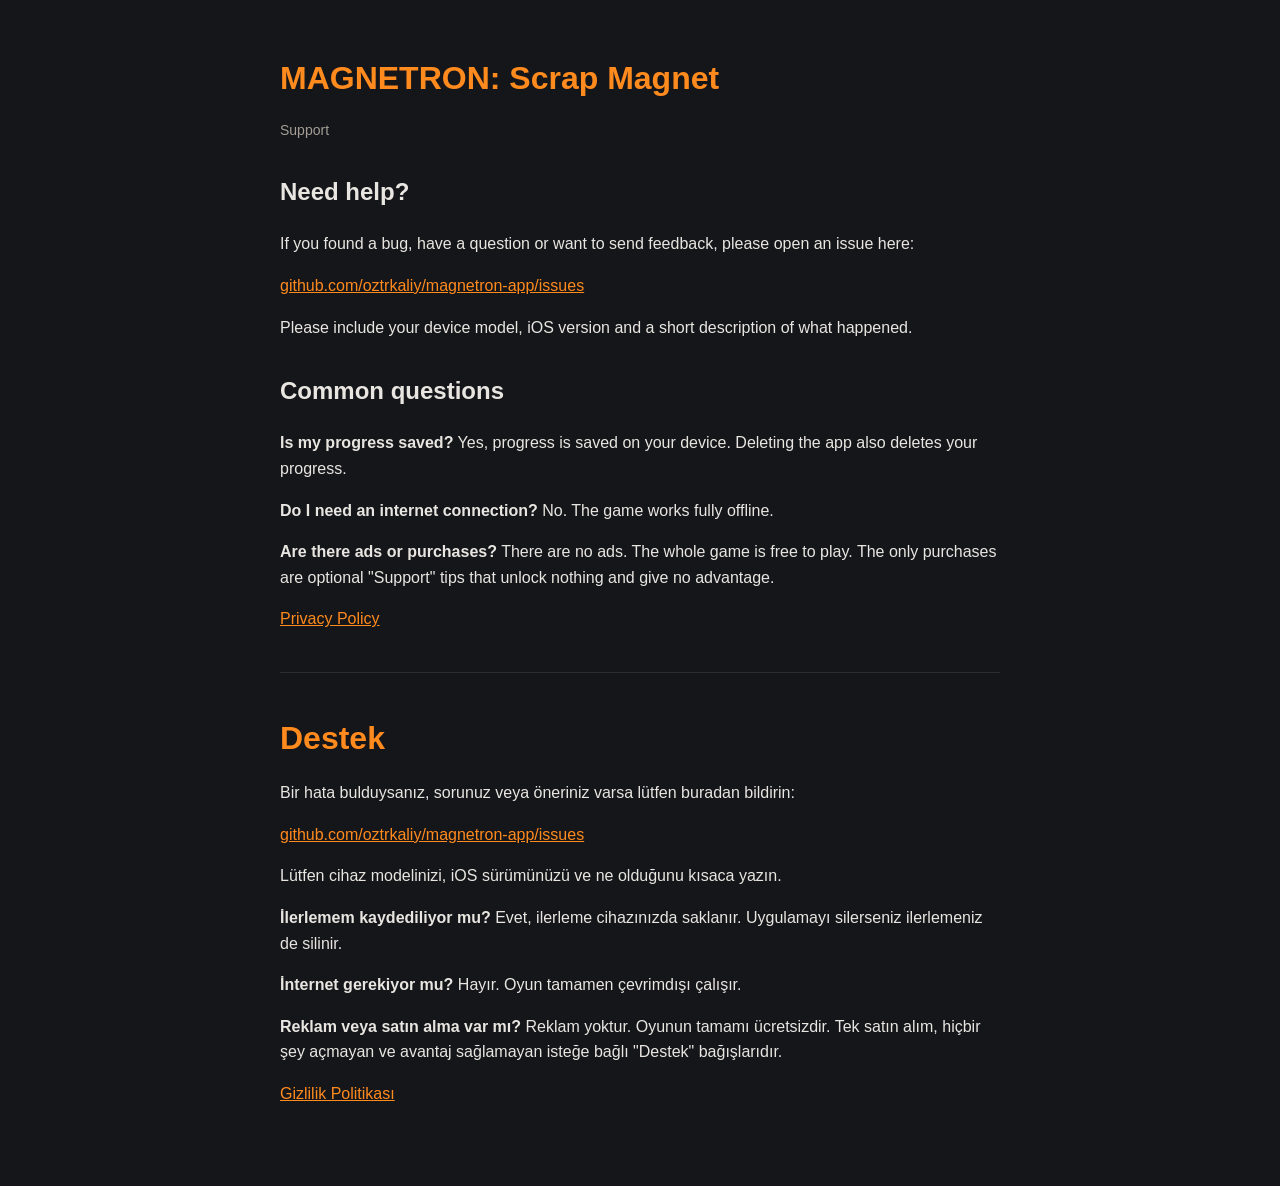
<file: index.html>
<!doctype html><html lang="en"><head><meta charset="utf-8"><meta name="viewport" content="width=device-width,initial-scale=1">
<title>MAGNETRON Support</title><link rel="stylesheet" href="style.css"></head><body><main>
<h1>MAGNETRON: Scrap Magnet</h1><p class="muted">Support</p>
<h2>Need help?</h2>
<p>If you found a bug, have a question or want to send feedback, please open an issue here:</p>
<p><a href="https://github.com/oztrkaliy/magnetron-app/issues">github.com/oztrkaliy/magnetron-app/issues</a></p>
<p>Please include your device model, iOS version and a short description of what happened.</p>
<h2>Common questions</h2>
<p><b>Is my progress saved?</b> Yes, progress is saved on your device. Deleting the app also deletes your progress.</p>
<p><b>Do I need an internet connection?</b> No. The game works fully offline.</p>
<p><b>Are there ads or purchases?</b> There are no ads. The whole game is free to play. The only purchases are optional "Support" tips that unlock nothing and give no advantage.</p>
<p><a href="privacy.html">Privacy Policy</a></p>
<hr>
<h1>Destek</h1>
<p>Bir hata bulduysanız, sorunuz veya öneriniz varsa lütfen buradan bildirin:</p>
<p><a href="https://github.com/oztrkaliy/magnetron-app/issues">github.com/oztrkaliy/magnetron-app/issues</a></p>
<p>Lütfen cihaz modelinizi, iOS sürümünüzü ve ne olduğunu kısaca yazın.</p>
<p><b>İlerlemem kaydediliyor mu?</b> Evet, ilerleme cihazınızda saklanır. Uygulamayı silerseniz ilerlemeniz de silinir.</p>
<p><b>İnternet gerekiyor mu?</b> Hayır. Oyun tamamen çevrimdışı çalışır.</p>
<p><b>Reklam veya satın alma var mı?</b> Reklam yoktur. Oyunun tamamı ücretsizdir. Tek satın alım, hiçbir şey açmayan ve avantaj sağlamayan isteğe bağlı "Destek" bağışlarıdır.</p>
<p><a href="privacy.html">Gizlilik Politikası</a></p>
</main></body></html>
</file>
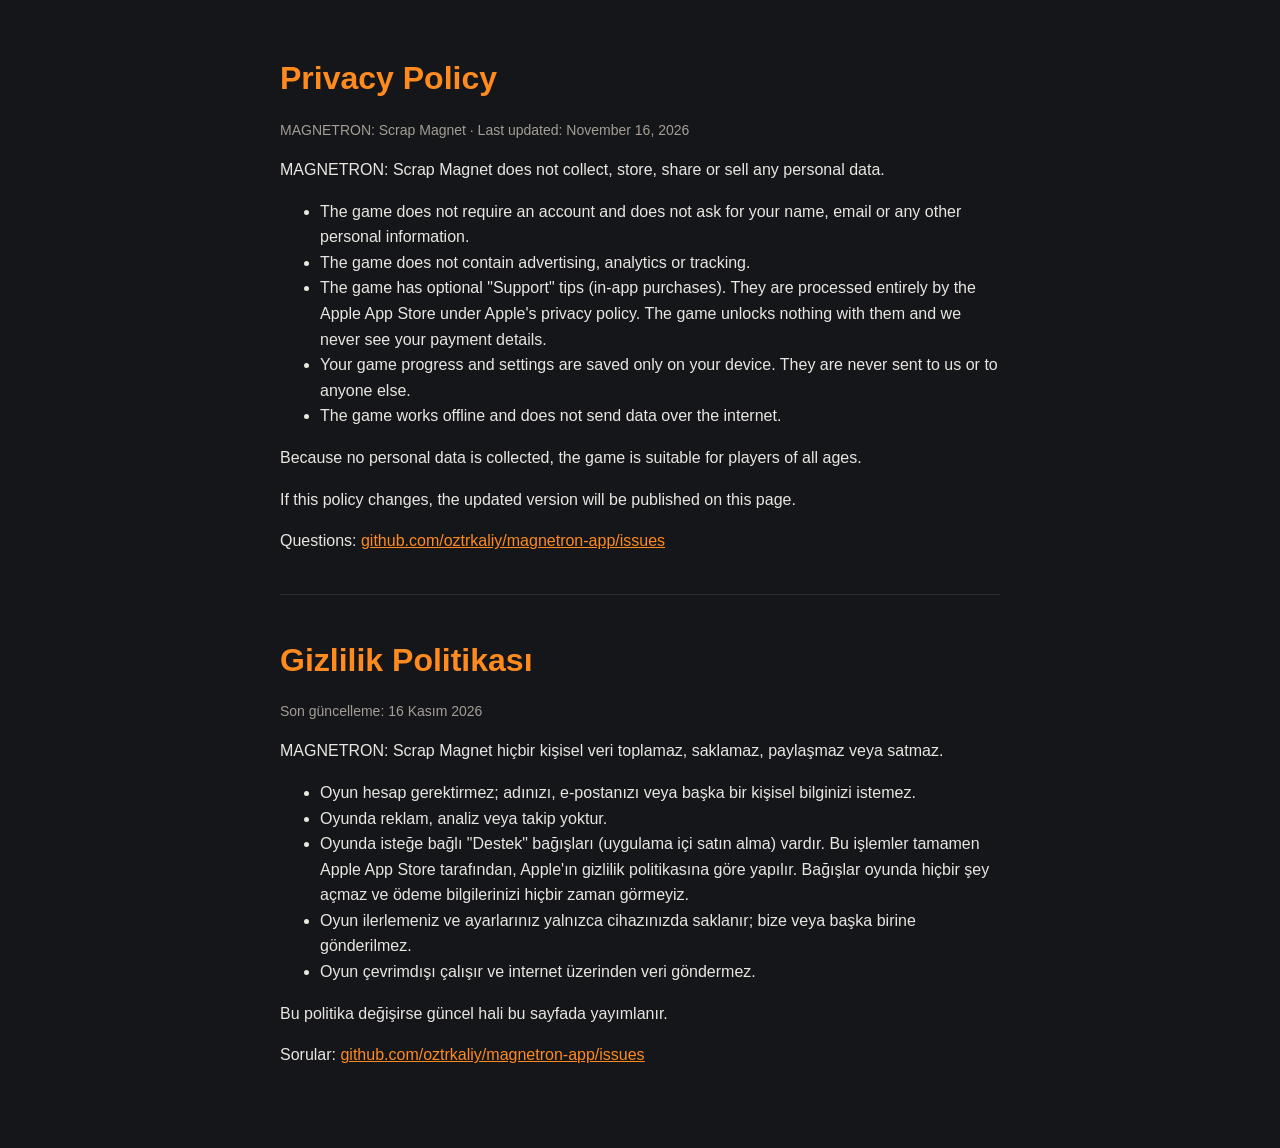
<file: privacy.html>
<!doctype html><html lang="en"><head><meta charset="utf-8"><meta name="viewport" content="width=device-width,initial-scale=1">
<title>MAGNETRON Privacy Policy</title><link rel="stylesheet" href="style.css"></head><body><main>
<h1>Privacy Policy</h1><p class="muted">MAGNETRON: Scrap Magnet · Last updated: November 16, 2026</p>
<p>MAGNETRON: Scrap Magnet does not collect, store, share or sell any personal data.</p>
<ul>
<li>The game does not require an account and does not ask for your name, email or any other personal information.</li>
<li>The game does not contain advertising, analytics or tracking.</li>
<li>The game has optional "Support" tips (in-app purchases). They are processed entirely by the Apple App Store under Apple's privacy policy. The game unlocks nothing with them and we never see your payment details.</li>
<li>Your game progress and settings are saved only on your device. They are never sent to us or to anyone else.</li>
<li>The game works offline and does not send data over the internet.</li>
</ul>
<p>Because no personal data is collected, the game is suitable for players of all ages.</p>
<p>If this policy changes, the updated version will be published on this page.</p>
<p>Questions: <a href="https://github.com/oztrkaliy/magnetron-app/issues">github.com/oztrkaliy/magnetron-app/issues</a></p>
<hr>
<h1>Gizlilik Politikası</h1><p class="muted">Son güncelleme: 16 Kasım 2026</p>
<p>MAGNETRON: Scrap Magnet hiçbir kişisel veri toplamaz, saklamaz, paylaşmaz veya satmaz.</p>
<ul>
<li>Oyun hesap gerektirmez; adınızı, e-postanızı veya başka bir kişisel bilginizi istemez.</li>
<li>Oyunda reklam, analiz veya takip yoktur.</li>
<li>Oyunda isteğe bağlı "Destek" bağışları (uygulama içi satın alma) vardır. Bu işlemler tamamen Apple App Store tarafından, Apple'ın gizlilik politikasına göre yapılır. Bağışlar oyunda hiçbir şey açmaz ve ödeme bilgilerinizi hiçbir zaman görmeyiz.</li>
<li>Oyun ilerlemeniz ve ayarlarınız yalnızca cihazınızda saklanır; bize veya başka birine gönderilmez.</li>
<li>Oyun çevrimdışı çalışır ve internet üzerinden veri göndermez.</li>
</ul>
<p>Bu politika değişirse güncel hali bu sayfada yayımlanır.</p>
<p>Sorular: <a href="https://github.com/oztrkaliy/magnetron-app/issues">github.com/oztrkaliy/magnetron-app/issues</a></p>
</main></body></html>
</file>
<file: style.css>
:root{--bg:#14161a;--fg:#e9e6e1;--muted:#a49e95;--accent:#ff8a1e}
body{margin:0;background:var(--bg);color:var(--fg);font:16px/1.6 -apple-system,BlinkMacSystemFont,"Segoe UI",Roboto,sans-serif}
main{max-width:720px;margin:0 auto;padding:32px 16px 64px}
h1{color:var(--accent);margin-bottom:4px}h2{margin-top:32px}
a{color:var(--accent)}.muted{color:var(--muted);font-size:14px}
hr{border:0;border-top:1px solid #2a2d33;margin:40px 0}
</file>
